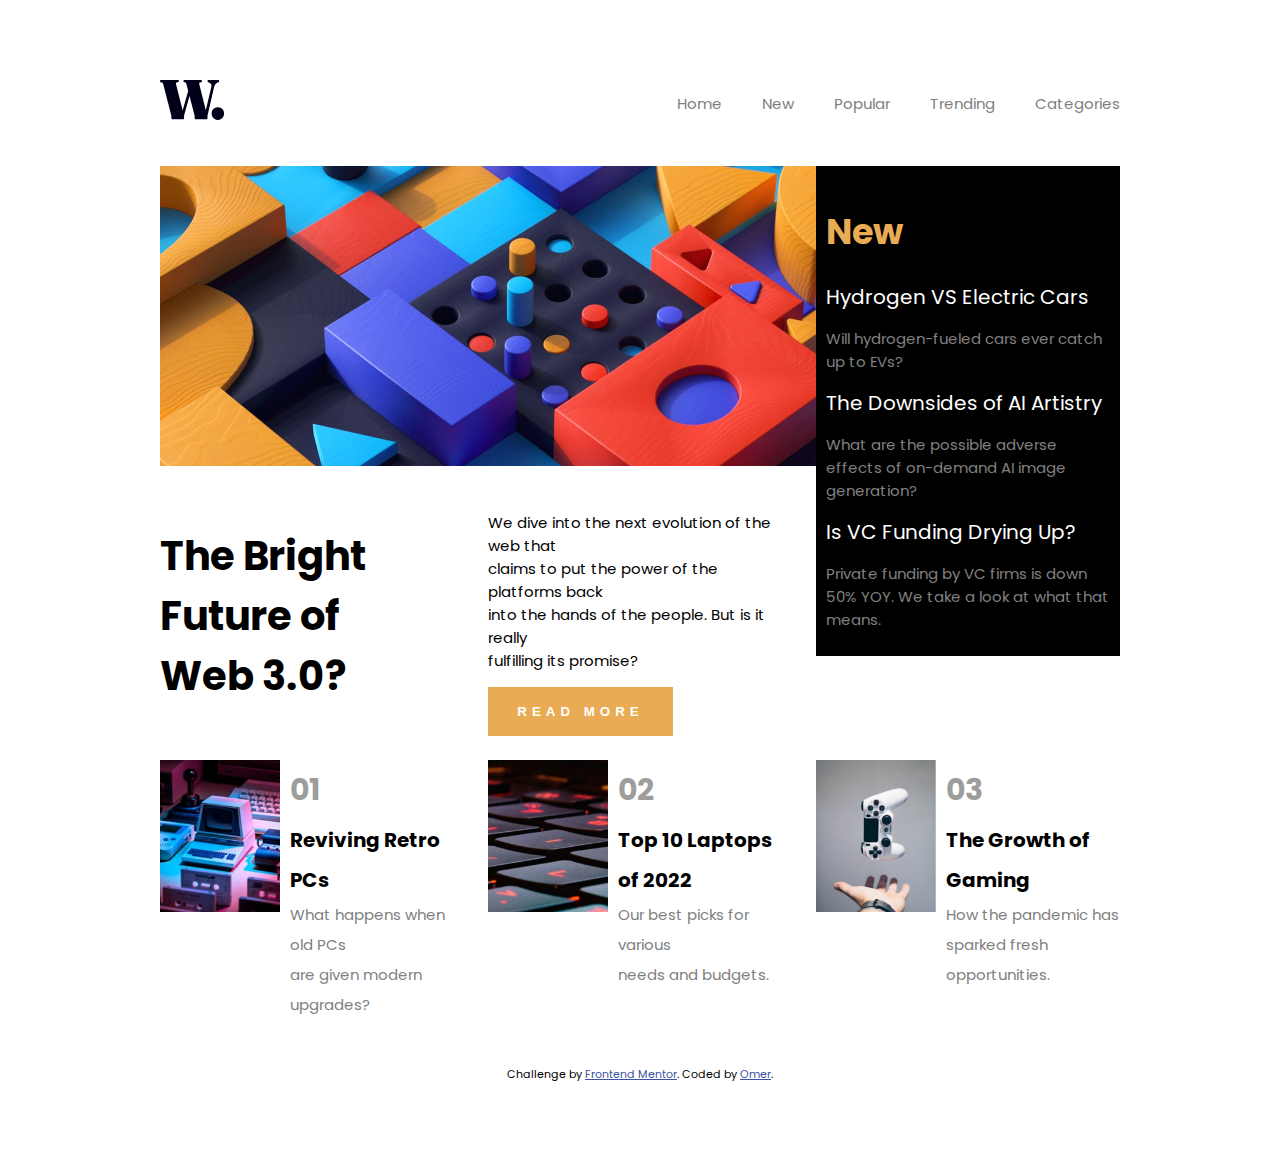
<file: news-homepage-main/css/index.html>
<!DOCTYPE html>
<html lang="en">
<head>
  <meta charset="UTF-8">
  <meta name="viewport" content="width=device-width, initial-scale=1.0"> <!-- displays site properly based on user's device -->

  <link rel="icon" type="image/png" sizes="32x32" href="./assets/images/favicon-32x32.png">
  <link rel="preconnect" href="https://fonts.googleapis.com">
  <link rel="preconnect" href="https://fonts.gstatic.com" crossorigin>
  <link href="https://fonts.googleapis.com/css2?family=Poppins:ital,wght@0,200;0,400;1,200;1,400&display=swap" rel="stylesheet">
  <link rel="stylesheet" href="main.css">
  
  <title>Frontend Mentor | News homepage</title>

  <!-- Feel free to remove these styles or customise in your own stylesheet 👍 -->
  <style>
    .attribution { font-size: 11px; text-align: center; }
    .attribution a { color: hsl(228, 45%, 44%); }
  </style>
</head>
<body>

  <div class="navigation_bar">
    <nav class="logo">
      <img src="images/logo.svg" alt="logo">
    </nav>
    <nav class="text">
      <li>Categories</li>
      <li>Trending</li>
      <li>Popular</li>
      <li>New</li>
      <li>Home</li>
    </nav>
    <div class="hamburger-menu" onclick="toggleMenu()">
      <img class="icon-menu-svg" src="images/icon-menu.svg" alt="hamburger-menu">
      <img class="icon-menu-close-svg" src="images/icon-menu-close.svg" alt="close-menu">
    </div>
    <div class="menu-container">
      <nav class="text">
        <li>Categories</li>
        <li>Trending</li>
        <li>Popular</li>
        <li>New</li>
        <li>Home</li>
      </nav>
    </div>
  </div>

  <main class="testimonial">

    <article class="testimonial_grid_col_2">
        <div class="flex">
            <div class="first_pic">
                <img class="web-image" src="images/image-web-3-desktop.jpg" alt="blocks">
            </div>
            <div class="mobile-image">
            <img  src="images/image-web-3-mobile.jpg" alt="blocks_mobile">
            </div>
        </div>
    </article>

    <article class="testimonial_grid_row_2">
        <div class="padding">
            <div>
                <h2 class="subheading">
                    New<br>
                </h2>
                <div class="line-height">
                    <p class="title_paragraph">
                        Hydrogen VS Electric Cars<br>
                    </p>
                    <p class="text_new">
                        Will hydrogen-fueled cars ever catch up  to EVs?
                    </p>
                </div>
                <div class="line-height">
                    <p class="title_paragraph">
                        The Downsides of AI Artistry<br>
                    </p>
                    <p class="text_new">
                        What are the possible adverse effects of on-demand AI image generation?
                    </p>
                </div>
                <div class="line-height">
                    <p class="title_paragraph">
                        Is VC Funding Drying Up?<br>
                    </p>
                    <p class="text_new">
                        Private funding by VC firms is down 50% YOY. We take a look at what that means.
                    </p>
                </div>
            </div>
        </div>
    </article>

    <article class="testimonial_grid">
        <div class="flex">
            <h1 class="heading">
                The Bright<br>
                Future of<br>
                Web 3.0?
            </h1>
        </div>
    </article>

    <article class="testimonial_grid">
        <div class="flex">
            <p class="paragraph">
                We dive into the next evolution of the web that<br> claims to put the power of the platforms back <br> into the hands of the people. But is it really <br> fulfilling its promise?
            </p>
            <button class="flex">
                READ MORE
            </button>
        </div>
    </article>

    <article class="testimonial_grid_numbers">
      <div class="flex">
          <img src="images/image-retro-pcs.jpg" alt="retro_pic">
            <div class="line-height">
              <h2 class="numbers">
                  01<br>
              </h2>
                <p class="title_block">
                    Reviving Retro PCs<br>
                </p>
                <p class="number_text">
                    What happens when old PCs<br> are given modern upgrades?
                </p>
            </div>
        </div>
    </article>

    <article class="testimonial_grid_numbers">
        <div class="flex">
            <img src="images/image-top-laptops.jpg" alt="laptops_pic">
            <h2 class="numbers">
                02<br>
            </h2>
            <div class="line-height">
                <p class="title_block">
                    Top 10 Laptops of 2022<br>
                </p>
                <p class="number_text">
                    Our best picks for various<br> needs and budgets.
                </p>
            </div>
        </div>
    </article>

    <article class="testimonial_grid_numbers">
        <div class="flex">
            <img src="images/image-gaming-growth.jpg" alt="game_pic">
            <h2 class="numbers">
                03<br>
            </h2>
            <div class="line-height">
                <p class="title_block">
                    The Growth of Gaming<br>
                </p>
                <p class="number_text">
                    How the pandemic has sparked fresh opportunities.
                </p>
            </div>
        </div>
    </article>

</main><br></br>
 


  <div class="attribution">
    Challenge by <a href="https://www.frontendmentor.io?ref=challenge" target="_blank">Frontend Mentor</a>. 
    Coded by <a href="#">Omer</a>.
  </div>

  <script src="main.js"></script>
</body>
</html>
</file>
<file: news-homepage-main/css/main.css>
.testimonial_grid_row_2:nth-child(2) {
  grid-row: span 2;
}

.testimonial {
  display: grid;
  gap: 1.5rem;
  grid-template-columns: repeat(3, 1fr);
}

@media (min-width: 50em) {
  .testimonial_grid_col_2 {
    grid-column: span 2;
  }
  .testimonial {
    grid-template-columns: repeat(3, 1fr);
  }
}
@media (min-width: 769px) {
  .mobile-image, .menu-container {
    display: none;
  }
}
@media (max-width: 768px) {
  .mobile-image img {
    display: block;
    max-width: 100%;
    height: auto;
  }
  body {
    margin: 80px 20px;
  }
  .navigation_bar {
    grid-template-columns: 1fr;
  }
  .text {
    display: none;
  }
  .menu-container.show-menu .text {
    display: block; /* Toon menu-items wanneer het menu wordt geopend */
  }
  .navigation_bar .hamburger-menu {
    display: block;
  }
  .logo {
    text-align: center;
  }
  .testimonial {
    grid-template-columns: 1fr;
  }
  .testimonial_grid_col_2,
  .testimonial_grid_row_2 {
    margin-left: 0;
    grid-column: span 1;
    grid-row: span 1;
  }
  .heading {
    font-size: 30px;
  }
  .line-height,
  .title_block p {
    font-size: 10px;
  }
  .title_block {
    font-size: 10px;
  }
  button {
    width: 100%;
  }
  .first_pic .web-image {
    display: none;
  }
  .menu-container {
    display: none;
    position: fixed;
    top: 0;
    left: 0;
    width: 100%;
    height: 100%;
    background-color: white;
    z-index: 1;
  }
  .menu-container.show-menu {
    display: block;
  }
  .icon-menu-close-svg {
    display: none;
  }
  .hide-icon {
    display: none;
  }
  .show-menu .icon-menu-svg {
    display: none;
  }
  .show-menu .icon-menu-close-svg {
    display: block;
  }
}
button {
  background-color: hsl(35, 77%, 62%);
  color: white;
  font-weight: bold;
  border: none;
  padding: 17px;
  width: 185px;
  letter-spacing: 5px;
  cursor: pointer;
}
button:hover {
  background-color: black;
  color: white;
}

.navigation_bar {
  display: grid;
  grid-template-columns: auto 1fr;
  align-items: center;
  margin-bottom: 40px;
}
.navigation_bar img {
  cursor: pointer;
}

body {
  margin: 80px 160px;
  font-family: "Poppins", sans-serif;
  font-size: 15px;
}

.padding {
  background-color: black;
  margin-left: auto;
  padding: 10px;
  max-height: 500px; /* Pas deze waarde aan naar wens */
}

.first_pic .web-image {
  max-width: 730px;
}

.hamburger-menu {
  display: none;
  cursor: pointer;
}

.subheading {
  font-size: 35px;
  color: hsl(35, 77%, 62%);
}

.text_new {
  color: gray;
}

.numbers {
  color: rgb(157, 157, 157);
  font-size: 30px;
  font-weight: bolder;
}

.line-height .title_paragraph {
  line-height: 1;
}

.heading {
  font-size: 40px;
}

.number_text {
  color: gray;
}

.testimonial_grid_numbers img {
  max-width: 120px;
}

.testimonial_grid_numbers .flex {
  overflow: hidden;
}

.testimonial_grid_numbers img {
  float: left;
  margin-right: 10px;
  max-width: 120px;
}

.testimonial_grid_numbers .line-height {
  overflow: hidden;
}

.testimonial_grid_numbers h2,
.testimonial_grid_numbers .line-height p {
  margin: 0;
  line-height: 2;
}

.title_paragraph {
  color: rgb(255, 255, 255);
  font-size: 20px;
  cursor: pointer;
}
.title_paragraph:hover {
  color: hsl(35, 77%, 62%);
}

.title_block {
  font-weight: bold;
  font-size: 20px;
  cursor: pointer;
}
.title_block:hover {
  color: hsl(5, 85%, 63%);
}

.testimonial_grid {
  display: flex;
  align-items: center;
}

.text li {
  list-style: none;
  padding-left: 40px;
  float: right;
  color: gray;
  cursor: pointer;
}
.text li:hover {
  color: hsl(5, 85%, 63%);
}/*# sourceMappingURL=main.css.map */
</file>
